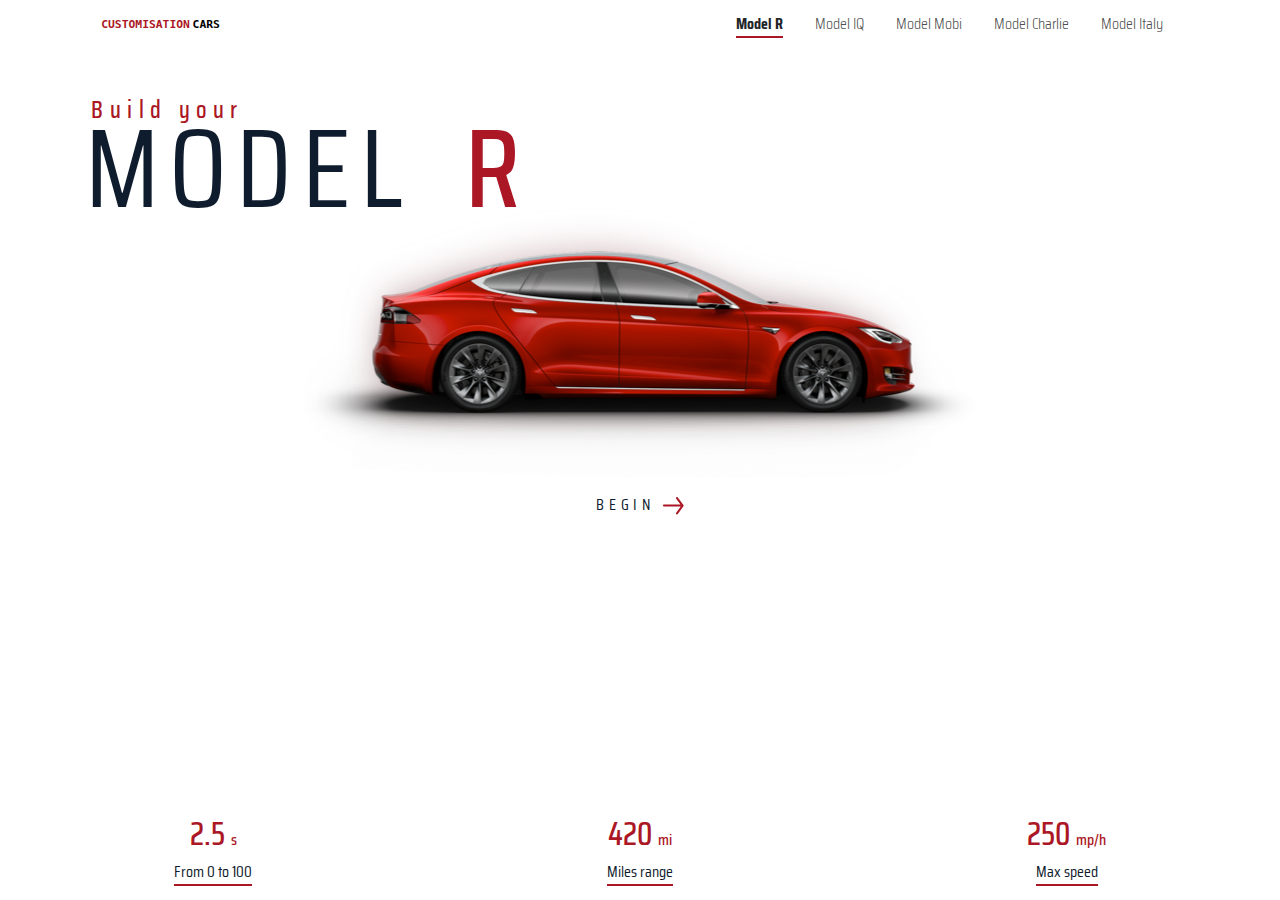
<file: index.html>
<!DOCTYPE html>
<html lang="en">
<head>
    <meta charset="UTF-8">
    <meta name="viewport" content="width=device-width, initial-scale=1.0">
    <meta http-equiv="X-UA-Compatible" content="ie=edge">
    <link rel="stylesheet" href="css/bootstrap.min.css">
    <link rel="stylesheet" href="css/style.css">
    <title>Home</title>
    <style>
        #txt1{
            color: var(--red);
            letter-spacing: 0.4rem;
            font-weight: 500;
            font-size: 1.5rem;
            margin-left: 0.4rem;
        }
        #txt2{
            color: var(--black);
            font-size: 7rem;
            line-height: 3rem;
            letter-spacing: 0.6rem;
        }
        #txt3{
            color: var(--red);
            font-weight: 500;
            line-height: 3rem;
            font-size: 7rem;
        }

        .imgHome{
            margin: auto;
        }
        #begin{
            text-decoration: none;
            color: var(--black);
            letter-spacing: 0.3rem;
            margin: auto;
            transition: all 0.1s ease-in-out;
        }
        #begin:hover{
            font-size: 1.4rem;
        }
        .hrLeft{
            top: 2rem;
            left: 9.4rem;
            width: 5rem;
        }
        /* Home footer */
        .colorRed{
            color: var(--red);
            line-height: 0.5rem;
            font-size: 2rem;
            letter-spacing: 0;
            font-weight: 500;
        }
        .smallSize{
            font-size: 1rem;
        }
        html{
            height: 100%;
        }
        body{
            display: flex;
            flex-direction: column;
            min-height: 100%;
        }
        footer{
            margin-top: auto;
        }
        /* fim do home footer */
        @media (max-width: 424px) {
            #txt2, #txt3{
                font-size: 5rem
            }
            .colorRed{
                font-size: 2.1rem;
            }
            .black{
                font-size: 0.9rem;
            }
            .smallSize{
                font-size: 0.8rem;
            }
        }
        @media (max-width: 575.98px) {
            .erase{
                display: none;
            }
        }

        @media (max-width: 767.98px) {
            .erase{
                display: none;
            }
            #begin:hover{
                font-size: 1rem;
            }
            footer{
                padding-top: 0.8rem;
            }
        }
        
        @media (max-width: 991.98px) {
            .hrLeft{
                position: absolute;
                margin-right: -3rem ;
            }
        }

        @media (max-width: 1199.98px) {
            .hrLeft{
                margin-left: -2rem ;
            }
        }
    </style>
</head>
<body>
    <div class="container">
        <!-- header -->
        <header>
            <nav class="navbar navbar-expand-sm navbar-light my-1 mb-5 align-middle">
                <img src="img/CC-logo.svg"  class="d-inline img-fluid" alt="logo da empresa">
                <p class="font-weight-bold d-none no-padding borderBottom" id="model">Model R</p>
                <div class="collapse navbar-collapse">
                    <ul class="navbar-nav ml-auto">
                        <li class="nav-item">
                            <a class="font-weight-bold ancorHome borderBottom pointer">Model R</a>
                        </li>
                        <li class="nav-item">
                            <a class="font-weight-light transparente ancorHome erase pointer">Model IQ</a>
                        </li>
                        <li class="nav-item">
                            <a class="font-weight-light transparente ancorHome erase pointer">Model Mobi</a>
                        </li>
                        <li class="nav-item">
                            <a class="font-weight-light transparente ancorHome erase pointer">Model Charlie</a>
                        </li>
                        <li class="nav-item">
                            <a class="font-weight-light transparente ancorHome erase pointer">Model Italy</a>
                        </li>
                    </ul>
                </div>
            </nav>
        </header>
        <!-- End of header -->
        <!-- Main content -->
        <section class="align-items-center">
            <div class="row">
              <div class="col-8">
                  <p id="txt1">Build your</p>
              </div>
            </div>
            <div class="row" id="modelR">
                <div class="col-xl-4 col-lg-5 col-md-6 col-sm-8 col-10" >
                    <p id="txt2">MODEL</p>
                </div>
                <div class="col-xl-1 col-lg-3 col-md-1 col-sm-1 col-1" >
                    <p id="txt3">R</p>
                </div>
            </div>
            <div class="row text-center">
                <div class="col-12">
                        <img src="img/car-home.png" alt="Carro vermelho" class="img-fluid imgHome">
                </div>
                <div class="col-12">
                    <a href="engine.html" class="text-center" id="begin">BEGIN <img src="img/arrow.svg" alt="Left arrow"></a>
                </div>
            </div>
      </section>
    </div>
      <!-- End of main content -->
      <!-- footer -->
    <footer class="container-fluid text-center">
        <div class="row">
            <div class="col-4">
                    <p class="colorRed">2.5 <span class="smallSize">s</span></p>
                    <p class="black"><span class="borderBottom">From 0 to 100</span></p>
            </div>
            <div class="col-4">
                    <p class="colorRed">420 <span class="smallSize">mi</span></p>
                    <p class="black"><span class="borderBottom">Miles range</span></p>
            </div>
            <div class="col-4">
                    <p class="colorRed">250 <span class="smallSize">mp/h</span></p>
                    <p class="black"><span class="borderBottom">Max speed</span></p>
            </div>
        </div>
    </footer>
    <!-- End of footer -->
</body>
</html>
</file>
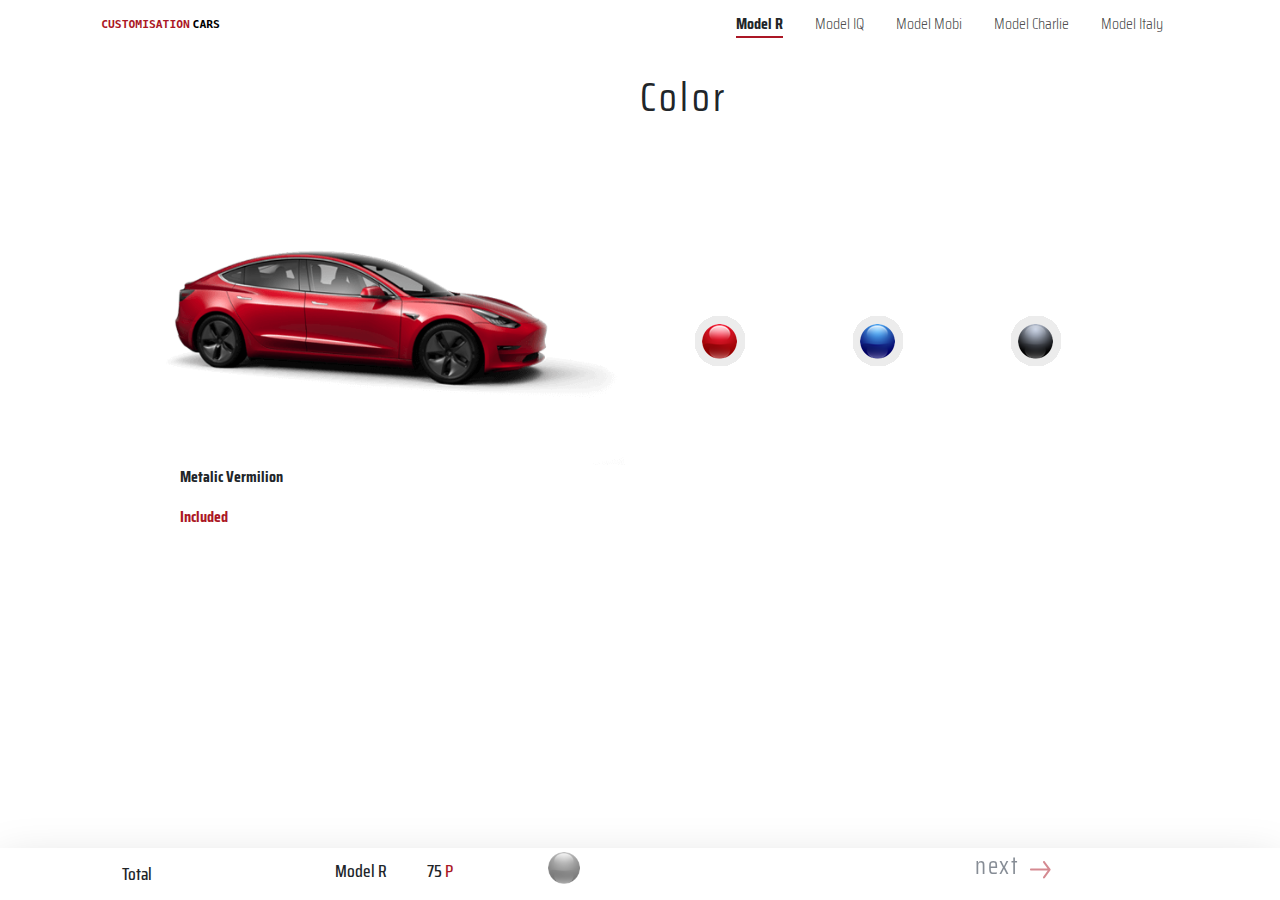
<file: color.html>
<!DOCTYPE html>
<html lang="en">
<head>
    <meta charset="UTF-8">
    <meta name="viewport" content="width=device-width, initial-scale=1.0">
    <meta http-equiv="X-UA-Compatible" content="ie=edge">
    <link rel="stylesheet" href="css/bootstrap.min.css">
    <link rel="stylesheet" href="css/style.css">
    <title>Color</title>
    <style>
        #mainDiv{
            margin-top: 5rem;
        }
        #description{
            font-size: 0.9rem;
        }
        .space{
            display: none;
        }
        html{
            height: 100%;
        }
        body{
            display: flex;
            flex-direction: column;
            min-height: 100%;
        }
        footer{
            margin-top: auto;
        }

        @media (max-width: 360px){
            .title{
                font-size: 1.0rem;
            }
            .destroy{
              display: none;
            }
        }
        @media(max-width: 575.98px){
            .title{
                font-size: 1.5rem;
            }
        }
        @media(max-width: 991.98px){
          .central{
              text-align: center;
          }
        }
    </style>
</head>
<body>
    <div class="container">
        <!-- header -->
        <header>
                <nav class="navbar navbar-expand-sm navbar-light my-1 align-middle">
                    <img src="img/CC-logo.svg"  class="d-inline img-fluid" alt="logo da empresa">
                    <p class="font-weight-bold d-none no-padding borderBottom" id="model">Model R</p>
                    <div class="collapse navbar-collapse">
                        <ul class="navbar-nav ml-auto">
                            <li class="nav-item">
                                <a class="font-weight-bold ancorHome borderBottom pointer">Model R</a>
                            </li>
                            <li class="nav-item">
                                <a class="font-weight-light transparente ancorHome erase pointer">Model IQ</a>
                            </li>
                            <li class="nav-item">
                                <a class="font-weight-light transparente ancorHome erase pointer">Model Mobi</a>
                            </li>
                            <li class="nav-item">
                                <a class="font-weight-light transparente ancorHome erase pointer">Model Charlie</a>
                            </li>
                            <li class="nav-item">
                                <a class="font-weight-light transparente ancorHome erase pointer">Model Italy</a>
                            </li>
                        </ul>
                    </div>
                </nav>
            </header>
        <!-- end of header -->
        <!-- Main content -->
        <div class="row mt-4">
            <div class="col-xl-6 col-lg-6 col-md-1 col-sm-1 col-1"></div>
            <div class="col-xl-6 col-lg-6 col-md-10 col-sm-10 col-10">
                <div class="row ">
                    <p class="title">Color</p>
                </div>
                <div class="row gray" id="description">
                    <p id="txtDescription"></p>
                </div>
            </div>
            <div class="col-xl-6 col-lg-6 col-md-1 col-sm-1 col-1"></div>
        </div>
        <div class="row align-items-center">
            <div class="col-xl-6 col-lg-6 col-md-12 col-sm-12 col-12">
                <div class="row">
                    <div class="col-12">
                        <img src="img/4.png" class="img-fluid" id="colorCar"alt="Red Car">
                    </div>
                    <div class="col-12">
                        <div class="row">
                            <div class="col-2 erase"></div>
                            <div class="col-xl-6 col-lg-6 col-md-12 col-sm-12 col-12 central">
                                <p class="font-weight-bold" id="colorName">Metalic Vermilion</p>
                            </div>
                        </div>
                        <div class="row">
                            <div class="col-2 erase"></div>
                            <div class="col-xl-6 col-lg-6 col-md-12 col-sm-12 col-12 central">
                                <p class="font-weight-bold red" id="colorPrice">Included</p>
                            </div>
                        </div>
                    </div>
                </div>
            </div>
            <div class="col-xl-5 col-lg-5 col-md-12 col-sm-12 col-12">
                <div class="row mb-4">
                    <div class="col-1 destroy"></div>
                    <div class="col-xl-3 col-lg-3 col-md-3 col-sm-3 col-3">
                        <img src="img/dot-red-off.png" class="img-fluid pointer dot" id="dotRed" alt="Dot red">
                    </div>
                    <div class="col-1"></div>
                    <div class="col-xl-3 col-lg-3 col-md-3 col-sm-3 col-3" >
                        <img src="img/dot-blue-off.png" class="img-fluid pointer dot" id="dotBlue" alt="Dot blue">
                    </div>
                    <div class="col-1"></div>
                    <div class="col-xl-3 col-lg-3 col-md-3 col-sm-3 col-3">
                        <img src="img/dot-grey-off.png" class="img-fluid pointer dot" id="dotGrey" alt="Dot grey">
                    </div>
                </div>
            </div>
        </div>
        <!-- End of Main content -->
    </div>
    <!-- geneal footer -->
    <footer class="container-fluid shadow-lg" id="generalFooter">
            <div class="row align-items-end">
                <div class="col-1 erase"></div>
                <div class="col-xl-2 col-lg-2 col-md-2 col-sm-9 col-8">
                    <p class="generalFooterTxtSmall total">Total</p>
                    <p class="generalFooterTxtLarge total" id="totalColor"></p>
                </div>

                <div class="col-xl-1 col-lg-1 col-md-2 col-sm-1 col-1 erase">
                    <p class="generalFooterTxtSmall">Model R</p>
                </div>
                <div class="col-1 erase align-text-top">
                    <div class="row mb-3">
                        <span class="generalFooterTxtSmall" id="numberIdColor">75&nbsp;</span>
                        <span class="generalFooterTxtSmall red" id="letterIdColor">P</span>
                    </div>
                </div>
                <div class="col-1 erase">
                    <img src="img/dot-grey-white.png" class="icon mb-3" id="dotColor" alt="dot">
                </div>
                <div class="col-3 erase">
                    <img src="img/7.png" class="icon mb-3 space" alt="Wheel">
                </div>
                <div class="col-xl-2 col-lg-2 col-md-2 col-sm-3 col-4">
                    <a href="#" class="noUnderline nextFooter">
                        <p class="d-inline-block" id="next">next</p> <img src="img/arrow.svg" alt="Arrow to left img-fluid">
                    </a>
                </div>
            </div>
        </footer>
    <!-- end of general footer -->
  <script src="js/appColor.js"></script>
</body>
</html>
</file>
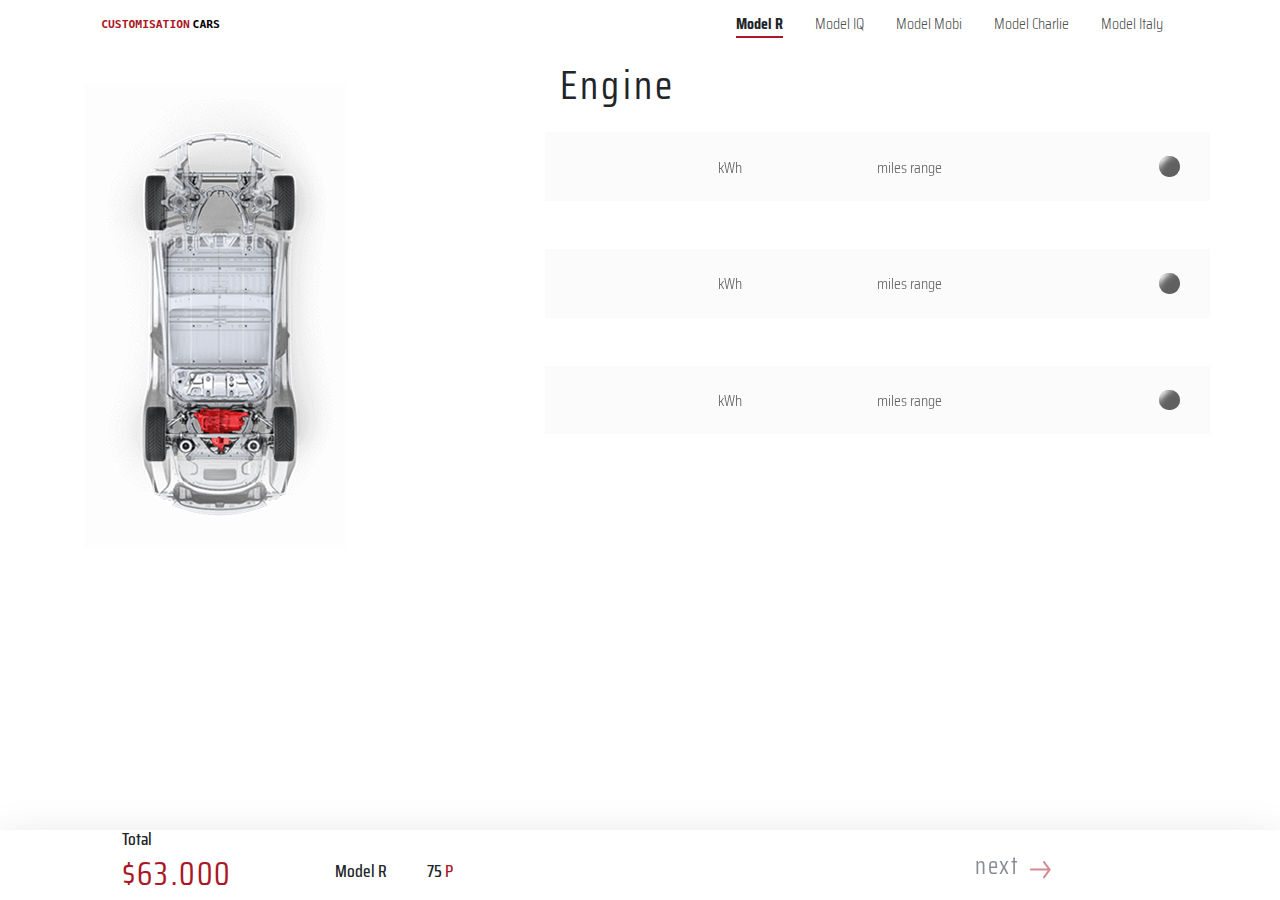
<file: engine.html>
<!DOCTYPE html>
<html lang="en">
<head>
    <meta charset="UTF-8">
    <meta name="viewport" content="width=device-width, initial-scale=1.0">
    <meta http-equiv="X-UA-Compatible" content="ie=edge">
    <link rel="stylesheet" href="css/bootstrap.min.css">
    <link rel="stylesheet" href="css/style.css">
    <title>Engine</title>
    <style>
        .title{
            margin-bottom: -2rem;
        }
        .engineRow{
            padding: 0.8rem;
            cursor: pointer;
            filter: grayscale(100%) opacity(70%);
            transition: all 0.2s linear;
        }
        .engineTxtLarge{
            font-size: 1.8rem;
            color: var(--black);
        }
        .engineTxtRed{
            color: var(--red);
            font-weight: 550;
        }
        .engineTxtSmall{
            font-size: 1.15rem;
            color: var(--black);
            font-weight: 500;
        }
        .engineTxtGrey{
            font-weight: 300;
            font-size: 1rem;
        }
        .engineTraparent{
            color: rgba(15, 28, 45, 0.5);
        }
        .circleRed {
            width: 1.3rem;
            height: 1.3rem;
            border-radius: 50%;
            background: var(--red);
            box-shadow: inset -10px -10px 10px #800000, inset 3px 3px 5px #FFF;
            transition: all 0.2s linear;
        }
        .engineRow:hover .circleRed{
            width: 1.6rem;
            height: 1.6rem;            
        }
        .space{
            display: none;
        }
        html{
            height: 100%;
        }
        body{
            display: flex;
            flex-direction: column;
            min-height: 100%;
        }
        footer{
            margin-top: auto;
        }
        @media (max-width: 395px){
            .engineTxtLarge, .engineTxtRed,.engineTxtSmall,.engineTxtGrey{
                font-size: 85%;
            }
            .title{
                font-size: 180%;
            }
        }
        @media (max-width: 767.98px) {
            #engineCar{
                transform: rotate(270deg);
                padding-left: 40%;
                margin-bottom: -11rem;
            }
            .bars{
                /* padding-bottom: 10%; */
                margin-bottom: -100%;
            }
            .title{
                margin-bottom: -20%;
            }
        }
    </style>
</head>
<body>
    <div class="container">
        <!-- header -->
        <header>
                <nav class="navbar navbar-expand-sm navbar-light my-1 align-middle">
                    <img src="img/CC-logo.svg"  class="d-inline img-fluid" alt="logo da empresa">
                    <p class="font-weight-bold d-none no-padding borderBottom" id="model">Model R</p>
                    <div class="collapse navbar-collapse">
                        <ul class="navbar-nav ml-auto">
                            <li class="nav-item">
                                <a class="font-weight-bold ancorHome borderBottom pointer">Model R</a>
                            </li>
                            <li class="nav-item">
                                <a class="font-weight-light transparente ancorHome erase pointer">Model IQ</a>
                            </li>
                            <li class="nav-item">
                                <a class="font-weight-light transparente ancorHome erase pointer">Model Mobi</a>
                            </li>
                            <li class="nav-item">
                                <a class="font-weight-light transparente ancorHome erase pointer">Model Charlie</a>
                            </li>
                            <li class="nav-item">
                                <a class="font-weight-light transparente ancorHome erase pointer">Model Italy</a>
                            </li>
                        </ul>
                    </div>
                </nav>
            </header>
        <!-- End of header -->
        <!-- Main content -->
        <div class="row">
            <div class="col-xl-5 col-lg-5 col-md-1 col-sm-1 col-1"></div>
            <div class="col-3">
                <p class="mt-2 title">Engine</p>
            </div>
        </div>
        
        <div class="row">
            <div class="col-xl-5 col-lg-5 col-md-5 col-sm-12 col-12">
                <img src="img/1.png" alt="Motor 1" class="img-fluid" id="engineCar">
            </div>
            <div class="col-xl-7 col-lg-7 col-md-7 col-sm-12 col-12">
                <div class="row bg-light engineRow mt-5 align-items-center" id="engineBar1">
                    <div class="col-xl-3 col-lg-3 col-sm-3 col-xs-3 col-3">
                        <div class="row d-inline">
                            <p class="engineTxtLarge d-inline" id="kwh1"></p>
                            <span class="engineTxtRed engineTxtLarge d-inline" id="type1"></span>
                        </div>
                    </div>
                    <div class="col-xl-3 col-lg-3 col-sm-3 col-xs-3 col-3 align-text-top">
                        <div class="row d-inline">
                            <p class="engineTxtSmall d-inline" id="kwhA"></p>
                            <span class="engineTxtGrey d-inline">kWh</span>
                        </div>
                    </div>
                    <div class="col-xl-5 col-lg-5 col-sm-4 col-xs-4 col-4">
                        <div class="row d-inline">
                            <p class="engineTxtSmall d-inline" id="range1"></p>
                            <span class="engineTxtGrey d-inline">miles range</span>
                        </div>        
                    </div>
                    <div class="col-xl-1 col-lg-1 col-sm-1 col-xs-1 col-1">
                        <div class="circleRed" id="circle1"></div>
                    </div>
                </div>
                <div class="row position-relative">
                        <p class="generalFooterTxtSmall red erase additionalValue" id="additionalValue0"></p>
                </div>
                <div class="row bg-light engineRow mt-5 align-items-center" id="engineBar2">
                    <div class="col-xl-3 col-lg-3 col-sm-3 col-xs-3 col-3">
                        <div class="row d-inline">
                            <p class="engineTxtLarge d-inline" id="kwh2"></p>
                            <span class="engineTxtRed engineTxtLarge d-inline" id="type2"></span>
                        </div>
                    </div>
                    <div class="col-xl-3 col-lg-3 col-sm-3 col-xs-3 col-3 align-text-top">
                        <div class="row d-inline">
                            <p class="engineTxtSmall d-inline" id="kwhB"></p>
                            <span class="engineTxtGrey d-inline">kWh</span>
                        </div>
                    </div>
                    <div class="col-xl-5 col-lg-5 col-sm-4 col-xs-4 col-4">
                        <div class="row d-inline">
                            <p class="engineTxtSmall d-inline" id="range2"></p>
                            <span class="engineTxtGrey d-inline">miles range</span>
                        </div>        
                    </div>
                    <div class="col-xl-1 col-lg-1 col-sm-1 col-xs-1 col-1">
                        <div class="circleRed" id="circle1"></div>
                    </div>
                </div>
                <div class="row position-relative">
                    <p class="generalFooterTxtSmall red erase additionalValue" id="additionalValue1"></p>
                </div>
                <div class="row bg-light engineRow mt-5 align-items-center" id="engineBar3">
                    <div class="col-xl-3 col-lg-3 col-sm-3 col-xs-3 col-3">
                        <div class="row d-inline">
                            <p class="engineTxtLarge d-inline" id="kwh3"></p>
                            <span class="engineTxtRed engineTxtLarge d-inline" id="type3"></span>
                        </div>
                    </div>
                    <div class="col-xl-3 col-lg-3 col-sm-3 col-xs-3 col-3 align-text-top">
                        <div class="row d-inline">
                            <p class="engineTxtSmall d-inline" id="kwhC"></p>
                            <span class="engineTxtGrey d-inline">kWh</span>
                        </div>
                    </div>
                    <div class="col-xl-5 col-lg-5 col-sm-4 col-xs-4 col-4">
                        <div class="row d-inline">
                            <p class="engineTxtSmall d-inline" id="range3"></p>
                            <span class="engineTxtGrey d-inline">miles range</span>
                        </div>        
                    </div>
                    <div class="col-xl-1 col-lg-1 col-sm-1 col-xs-1 col-1">
                        <div class="circleRed" id="circle1"></div>
                    </div>
                </div>
                <div class="row position-relative">
                    <p class="generalFooterTxtSmall red erase additionalValue" id="additionalValue2"></p>
                </div>
            </div>
        </div>
        <!-- End of Main content -->
    </div>
    <!-- geneal footer -->
    <footer class="container-fluid shadow-lg" id="generalFooter">
            <div class="row align-items-end">
                <div class="col-1 erase"></div>
                <div class="col-xl-2 col-lg-2 col-md-2 col-sm-9 col-8">
                    <p class="generalFooterTxtSmall total">Total</p>
                    <p class="generalFooterTxtLarge total" id="totalEngine">$63.000</p>
                </div>

                <div class="col-xl-1 col-lg-1 col-md-2 col-sm-1 col-1 erase">
                    <p class="generalFooterTxtSmall">Model R</p>
                </div>
                <div class="col-1 erase align-text-top">
                    <div class="row mb-3">
                            <span class="generalFooterTxtSmall" id="numberIdEngine">75</span>
                            <span class="generalFooterTxtSmall red" id="letterIdEngine">&nbsp;P</span>
                    </div>
                </div>
                <div class="col-1 erase">
                    <img src="img/dot-red.png" class="icon mb-3 space" alt="dot red">
                </div>
                <div class="col-3 erase">
                    <img src="img/7.png" class="icon mb-3 space" alt="dot red">
                </div>
                <div class="col-xl-2 col-lg-2 col-md-2 col-sm-3 col-4">
                    <a href="#" class="noUnderline nextFooter">
                        <p class="d-inline-block" id="next">next</p> <img src="img/arrow.svg" alt="Arrow to left img-fluid">
                    </a>
                </div>
            </div>
        </footer>
    <!-- end of general footer -->
  <script src="js/appEngine.js"></script>
</body>
</html>
</file>
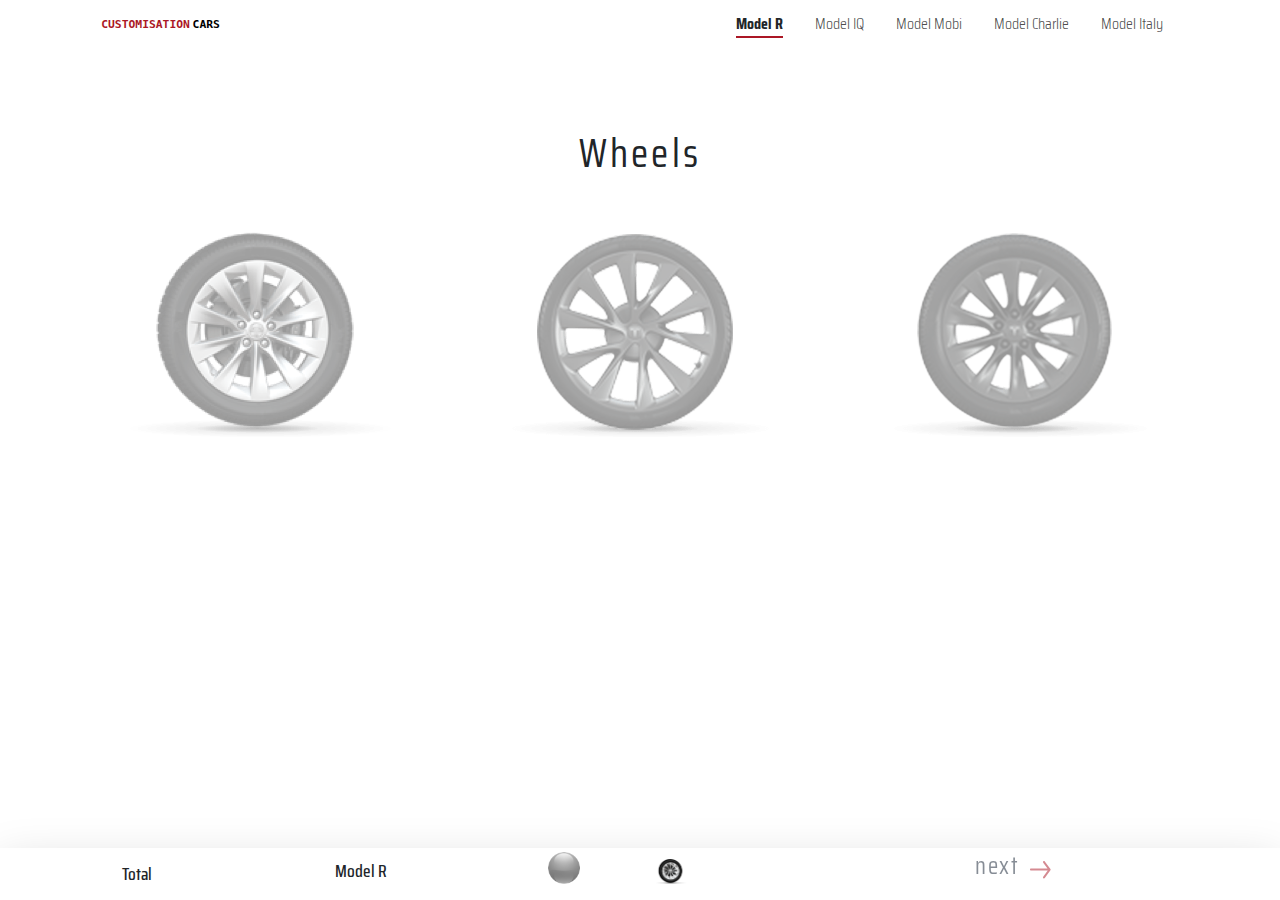
<file: wheels.html>
<!DOCTYPE html>
<html lang="en">
<head>
    <meta charset="UTF-8">
    <meta name="viewport" content="width=device-width, initial-scale=1.0">
    <meta http-equiv="X-UA-Compatible" content="ie=edge">
    <link rel="stylesheet" href="css/bootstrap.min.css">
    <link rel="stylesheet" href="css/style.css">
    <title>Wheels</title>
    <style>
        #titleWheels{
            margin-top: 5rem;
        }
        #wheel1{
            width: 14   rem;
            opacity: 0.4;
        }
        #wheel1:hover{
            width: 17rem;
            transition: all 0.2s linear;
        }
        #wheel2{
            width: 14   rem;
            opacity: 0.4;
        }
        #wheel2:hover{
            width: 17rem;
            transition: all 0.2s linear;
        }
        #wheel3{
            width: 14   rem;
            opacity: 0.4;
        }
        #wheel3:hover{
            width: 17rem;
            transition: all 0.2s linear;
        }
        .txtDesc{
            font-weight: 500;
            line-height: 1rem;
            transition: all 0.2s linear;
        }
        .destroy{
            display: none;
        }
        html{
            height: 100%;
        }
        body{
            display: flex;
            flex-direction: column;
            min-height: 100%;
        }
        footer{
            margin-top: auto;
        }
    </style>
</head>
<body>
    <div class="container">
        <!-- header -->
        <header>
                <nav class="navbar navbar-expand-sm navbar-light my-1 align-middle">
                    <img src="img/CC-logo.svg"  class="d-inline img-fluid" alt="logo da empresa">
                    <p class="font-weight-bold d-none no-padding borderBottom" id="model">Model R</p>
                    <div class="collapse navbar-collapse">
                        <ul class="navbar-nav ml-auto">
                            <li class="nav-item">
                                <a class="font-weight-bold ancorHome borderBottom pointer">Model R</a>
                            </li>
                            <li class="nav-item">
                                <a class="font-weight-light transparente ancorHome erase pointer">Model IQ</a>
                            </li>
                            <li class="nav-item">
                                <a class="font-weight-light transparente ancorHome erase pointer">Model Mobi</a>
                            </li>
                            <li class="nav-item">
                                <a class="font-weight-light transparente ancorHome erase pointer">Model Charlie</a>
                            </li>
                            <li class="nav-item">
                                <a class="font-weight-light transparente ancorHome erase pointer">Model Italy</a>
                            </li>
                        </ul>
                    </div>
                </nav>
            </header>
        <!-- end of header -->
        <!-- Main Content -->
        <p class="title text-center" id="titleWheels">Wheels</p>
        <div class="row wheels text-center mt-5">
            <div class="col-4">
                <img src="img/7.png" class="img-fluid pointer mb-4" id="wheel1" alt="Wheel 01">
                <p class="txtDesc destroy" id="txtWheels1"></p>
                <p class="red txtDesc destroy" id="txtRedWheels1"></p>
            </div>
            <div class="col-4">
                <img src="img/8.png" class="img-fluid pointer mb-4" id="wheel2" alt="Wheel 02">
                <p class="txtDesc destroy" id="txtWheels2" ></p>
                <p class="red txtDesc destroy" id="txtRedWheels2"></p>
            </div>
            <div class="col-4">
                <img src="img/9.png" class="img-fluid pointer mb-4" id="wheel3" alt="Wheel 03">
                <p class="txtDesc destroy" id="txtWheels3"></p>
                <p class="red txtDesc destroy" id="txtRedWheels3"></p>
            </div>
        </div>
        <!-- End of Main Content -->
    </div>
    <!-- geneal footer -->
    <footer class="container-fluid shadow-lg" id="generalFooter">
            <div class="row align-items-end">
                <div class="col-1 erase"></div>
                <div class="col-xl-2 col-lg-2 col-md-2 col-sm-9 col-8">
                    <p class="generalFooterTxtSmall total">Total</p>
                    <p class="generalFooterTxtLarge total" id="totalWheels"></p>
                </div>

                <div class="col-xl-1 col-lg-1 col-md-2 col-sm-1 col-1 erase">
                    <p class="generalFooterTxtSmall">Model R</p>
                </div>
                <div class="col-1 erase align-text-top">
                    <div class="row mb-3">
                        <span class="generalFooterTxtSmall" id="numberIdWheels"></span>
                        <span class="generalFooterTxtSmall red" id="letterIdWheels"></span>
                    </div>
                </div>
                <div class="col-1 erase">
                    <img src="img/dot-grey-white.png" class="icon mb-3" id="dotWheels" alt="dot">
                </div>
                <div class="col-3 erase">
                    <img src="img/7.png" class="icon mb-3 space" id="footerWheel" alt="Wheel">
                </div>
                <div class="col-xl-2 col-lg-2 col-md-2 col-sm-3 col-4">
                    <a href="#" class="noUnderline nextFooter">
                        <p class="d-inline-block" id="next">next</p> <img src="img/arrow.svg" alt="Arrow to left img-fluid">
                    </a>
                </div>
            </div>
        </footer>
    <!-- End of geneal footer -->
  <script src="js/appWheels.js"></script>
</body>
</html>
</file>
<file: css/style.css>
@import url('https://fonts.googleapis.com/css?family=Saira+Condensed:300,400,500&display=swap');

/* General configuration */
:root{
    --red: #ab1725;
    --black: #0f1c2d;
    --grey: #a59292;
    --mainTransition: all 0.3s linear;
}
body{
    font-family: 'Saira Condensed', sans-serif;
}
.red{
    color: var(--red);
}
.black{
    color: var(--black);
}
.grey{
    color: var(--grey);
}
.transparente{
    color: rgba(0,0,0, 0.7) !important;
}
.noUnderline:hover{
    text-decoration: none;
}
.title{
    font-size: 2.5rem;
    letter-spacing: 0.2rem;
}
.pointer{
    cursor: pointer;
}
/* End of General configuration */

/*General Footer*/
.ancorHome{
    margin: 0 1rem 0 1rem;
}
.borderBottom{
    border-bottom: var(--red) 2.2px solid
}

/*End of General Footer*/

/* General footer */
.generalFooterTxtLarge{
    font-size: 2rem;
    letter-spacing: 0.15rem;
    color: var(--red);
}
.generalFooterTxtSmall{
    font-size: 1.1rem;
    font-weight: 500;
}
.generalFooterTxtSmallRed{
    color: var(--red);
    font-weight: 600;
}
#next{
    color: var(--black);
    font-size: 1.5rem;
    letter-spacing: 0.1rem;
    margin-right: 0.5rem;
}
.nextFooter{
    opacity: 0.5;
    transition: all 0.2s linear;
}
.total{
    line-height: 1.2rem;
}
.generalDivContainer{
    padding-left: 11rem;
    padding-right: 11rem;
}
.hrClass{
    border: solid var(--red) 1.5px;
    width: 2.4rem;
}
.hrTop{
    top: 0.9rem;
    left: 40.7rem;
}
.icon{
    width: 2rem;
}
.additionalValue{
    POSITION: absolute;
    right: 0;
    top: 6px;
}
@media (max-width: 575.98px) {
    #model{
        display: inline-block !important;
    }
}
@media (max-width: 767.98px) {
    .erase{
        display: none;
    }
}

/* End of General footer */
</file>
